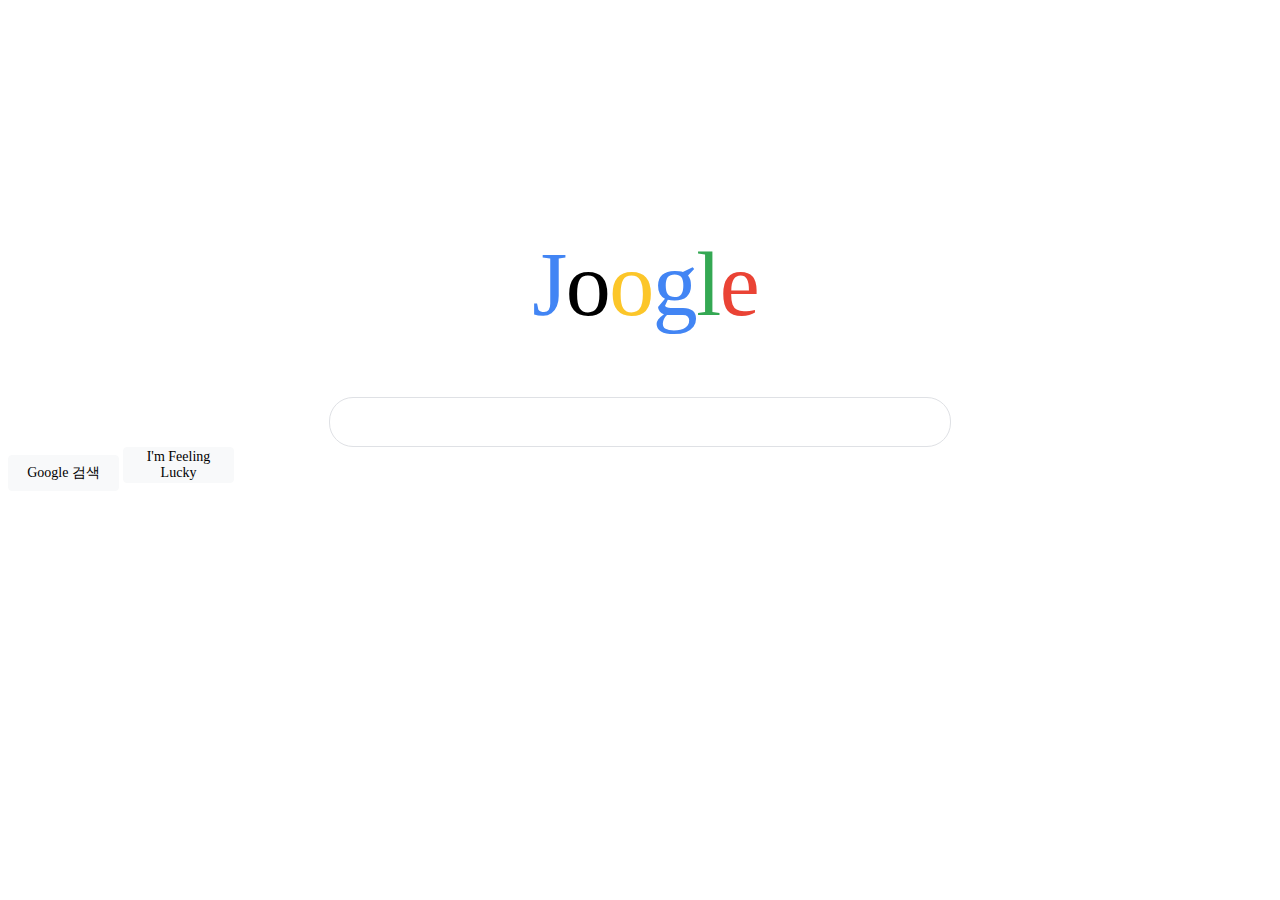
<file: index.html>
<!DOCTYPE html>
<html lang="ko">
<head>
    <meta charset="UTF-8">
    <meta name="viewport" content="width=device-width, initial-scale=1.0">
    <title>조글</title>
    <style>
        h1{text-align: center;
           margin-top: 232px;
           font-family: 'Roboto';
font-style: normal;
font-weight: 400;
font-size: 90px;
line-height: 105px;
text-align: center;
letter-spacing: -12px;
        }

        h1 span:nth-child(1) {
            color:  #4285f4
        };
        h1 span:nth-child(2) {
            color: #ea4335;
        }
        h1 span:nth-child(3) {
            color:  #fcc629;
        }
        h1 span:nth-child(4) {
            color:  #4285f4;
        }
        h1 span:nth-child(5) {
            color:  #34a853;
        }
        h1 span:nth-child(6) {
            color:  #ea4335; 
        }
        input{
            display: block;
            margin: 0 auto;
            width: 616px;
            height: 46px;
            background: #FFFFFF;
            border: 1px solid #dfe1e5;
            border-radius: 24px;
        }

            button{
                width: 111px;
        height: 36px;


        background:#f8f9fa;
        border: 1px solid #f8f9fa;
        border-radius: 4px;
        font-family:'Roboto';
        font-style: normal;
        font-weight: 400;
        font-size: 14px;
        line-height: 16px;
        text-align: center;

        color: black;
            }
    </style>
</head>
<body>
    <h1>
        <span>J</span>
        <span>o</span>
        <span>o</span>
        <span>g</span>
        <span>l</span>
        <span>e</span>
    </h1>
    <input type="text">
    <button>Google 검색</button>
    <button>I'm Feeling Lucky</button>
</body>
</html>
</file>
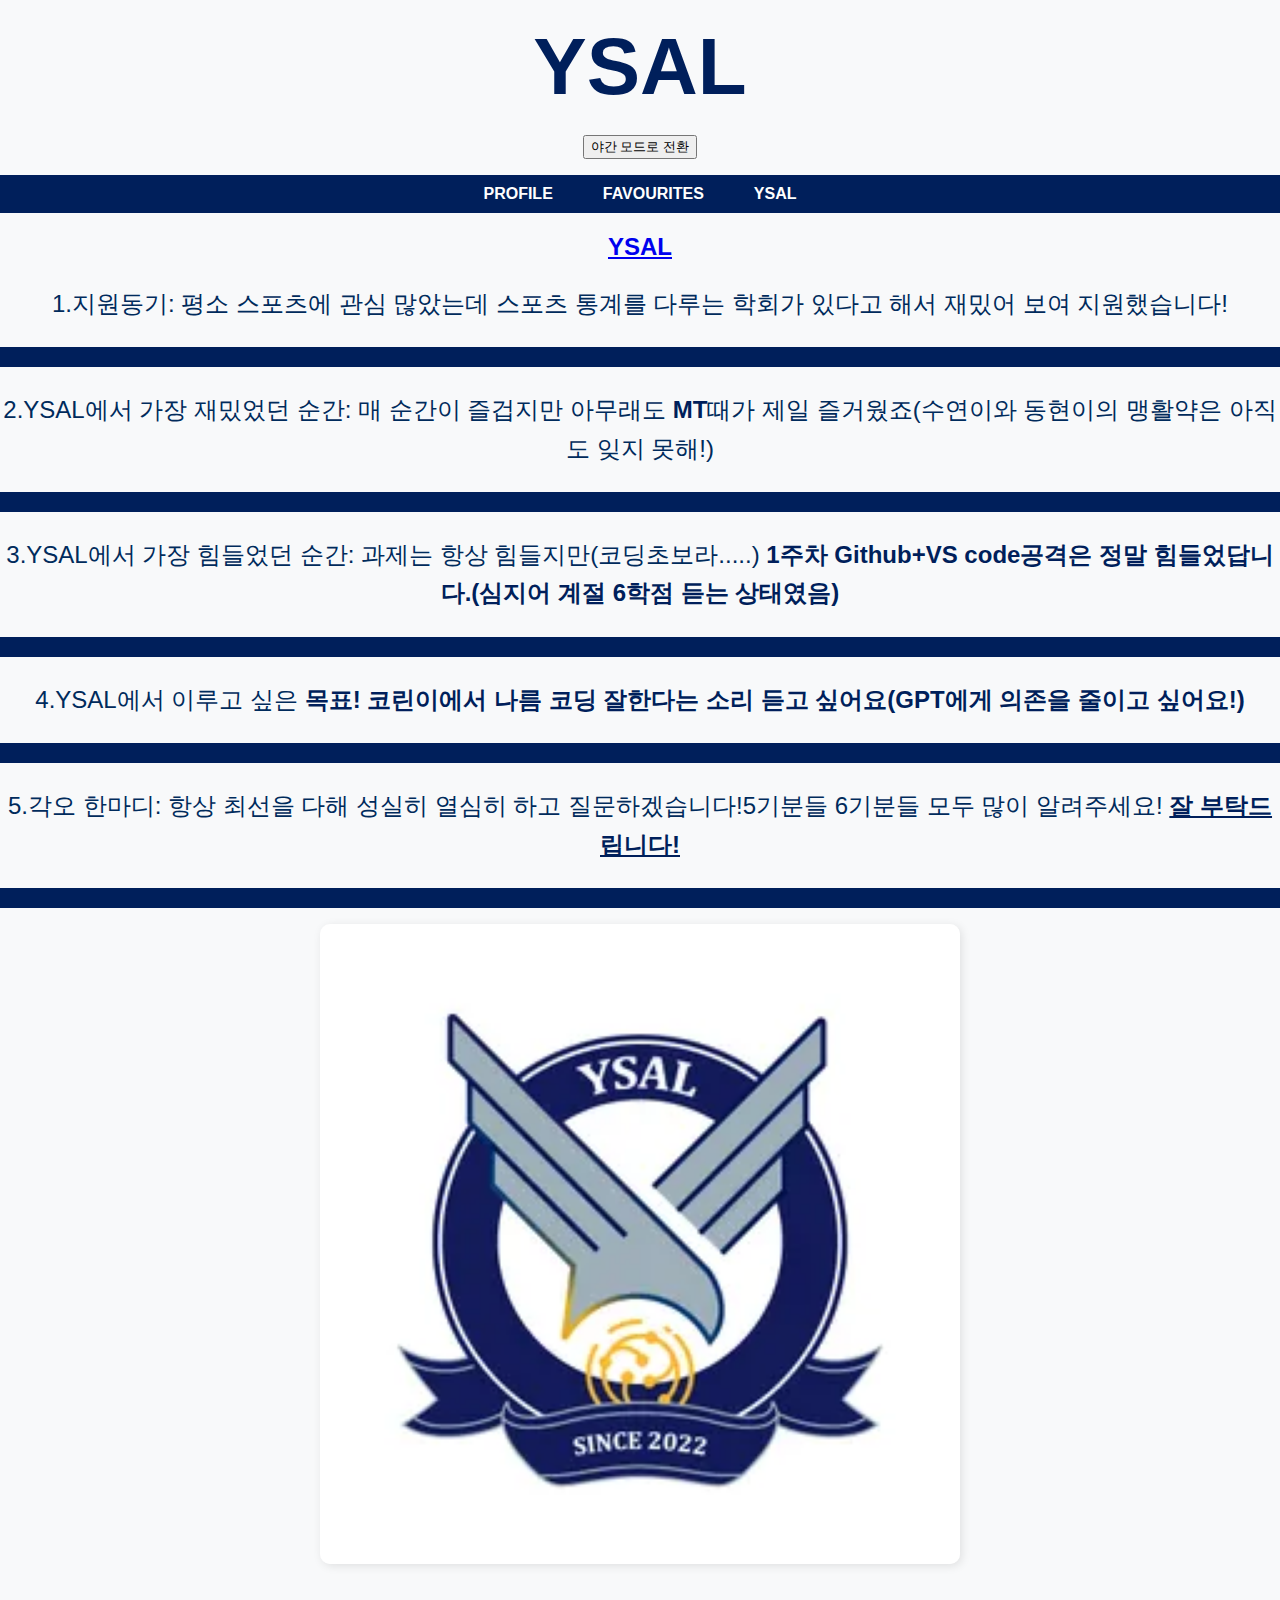
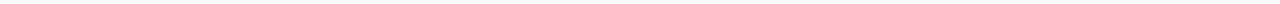
<file: 3.jh.html>
<!doctype html>
<html><head>
  <title>Jinhyuk introduction</title>
  <link rel="stylesheet" href="style.css">
  <meta charset="utf-8">
</head>
<body>
  <script>
    alert("YSAL 화이팅!");
    console.log("Front-End는 어려워요!");
  </script>
  <h1><a href="4.jh.html">YSAL</a></h1>
  <!-- ✅ onclick 사용 -->
  <button id="modeBtn" onclick="toggleMode()">야간 모드로 전환</button>
  <ol>
    <li><a href="1.jh.html">PROFILE</a></li>
    <li><a href="2.jh.html">FAVOURITES</a></li>
    <li><a href="3.jh.html">YSAL</a></li>
  </ol>
  <h2><a href="https://www.instagram.com/ysal_official/" target="_blank">YSAL</a></h2>
  <p></p><p style="font-size: 24px;">1.지원동기: 평소 스포츠에 관심 많았는데 스포츠 통계를 다루는 학회가 있다고 해서 재밌어 보여 지원했습니다!</p><ol></ol>

  <p></p><p style="font-size: 24px;"> 2.YSAL에서 가장 재밌었던 순간: 매 순간이 즐겁지만 아무래도 <strong>MT</strong>때가 제일 즐거웠죠(수연이와 동현이의 맹활약은 아직도 잊지 못해!) </p><ol></ol>

  <p></p><p style="font-size: 24px;">3.YSAL에서 가장 힘들었던 순간: 과제는 항상 힘들지만(코딩초보라.....) <strong>1주차 Github+VS code공격은 정말 힘들었답니다.(심지어 계절 6학점 듣는 상태였음)</strong></p><ol></ol>

  <p></p><p style="font-size: 24px;">4.YSAL에서 이루고 싶은 <strong>목표!</strong> <strong>코린이에서 나름 코딩 잘한다는 소리 듣고 싶어요(GPT에게 의존을 줄이고 싶어요!)</strong></p><ol></ol>

  <p></p><p style="font-size: 24px;">5.각오 한마디: 항상 최선을 다해 성실히 열심히 하고 질문하겠습니다!5기분들 6기분들 모두 많이 알려주세요! <strong><u>잘 부탁드립니다!</u></strong></p><ol></ol>


  <img src="ysal.webp" width="50%">
  <p></p><p style="margin-top:36px;">
  </p>
   <!-- ✅ onclick을 위한 함수 정의 -->
   <script>
    let isNight = false;

    function toggleMode() {
      const body = document.body;
      const btn = document.getElementById("modeBtn");

      if (!isNight) {
        body.style.backgroundColor = "black";
        body.style.color = "white";
        btn.innerText = "주간 모드로 전환";
        isNight = true;
      } else {
        body.style.backgroundColor = "white";
        body.style.color = "black";
        btn.innerText = "야간 모드로 전환";
        isNight = false;
      }
    }
  </script>
</body>
</html>
</file>
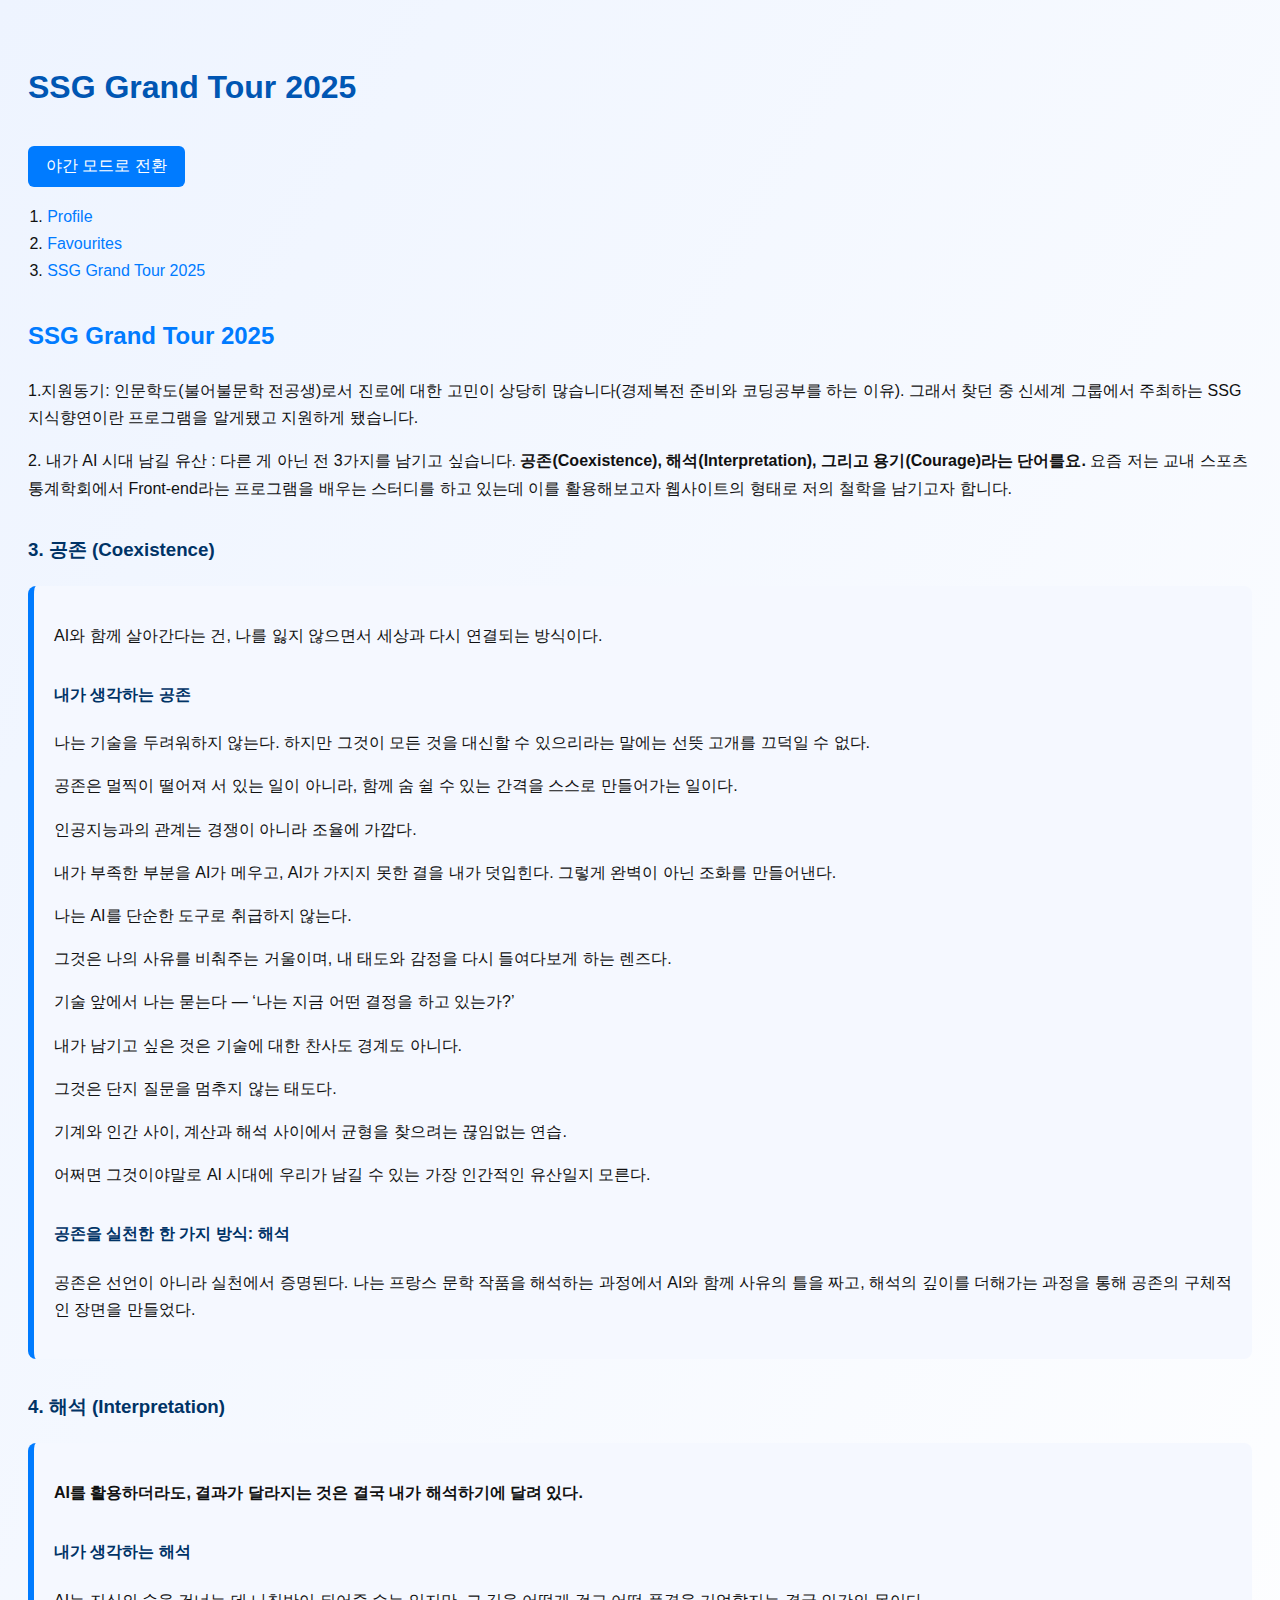
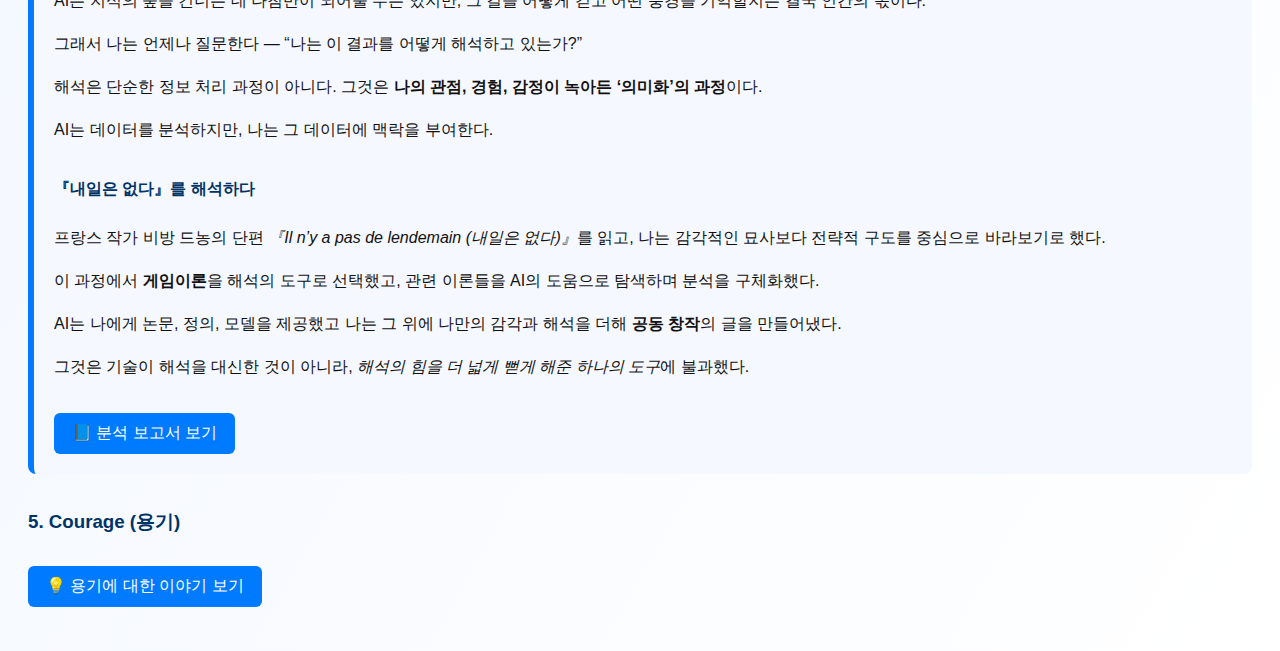
<file: 3.tommy.html>
<!doctype html>
<html lang="ko">
<head>
  <meta charset="utf-8">
  <title>Jinhyuk introduction</title>
  <link rel="stylesheet" href="tommy.css">
  <script>
    function toggleMode() {
      const body = document.body;
      const btn = document.getElementById("modeBtn");
      body.classList.toggle("dark");
      btn.innerText = body.classList.contains("dark") ? "주간 모드로 전환" : "야간 모드로 전환";
    }
  </script>
</head>
<body>
  <script>
    alert("Never,Never give up!");
    console.log("Front-End는 어려워요!");
  </script>

  <h1><a href="4.tommy.html">SSG Grand Tour 2025</a></h1>
  <button id="modeBtn" onclick="toggleMode()">야간 모드로 전환</button>

  <ol>
    <li><a href="1.tommy.html">Profile</a></li>
    <li><a href="2.tommy.html">Favourites</a></li>
    <li><a href="3.tommy.html">SSG Grand Tour 2025</a></li>
  </ol>

  <h2><a href="https://www.ssghero.com/user/Main.do/" target="_blank">SSG Grand Tour 2025</a></h2>

  <p class="info-text">1.지원동기: 인문학도(불어불문학 전공생)로서 진로에 대한 고민이 상당히 많습니다(경제복전 준비와 코딩공부를 하는 이유). 그래서 찾던 중 신세계 그룹에서 주최하는 SSG 지식향연이란 프로그램을 알게됐고 지원하게 됐습니다.</p>

  <p class="info-text">2. 내가 AI 시대 남길 유산 : 다른 게 아닌 전 3가지를 남기고 싶습니다. <strong>공존(Coexistence), 해석(Interpretation), 그리고 용기(Courage)라는 단어를요.</strong> 요즘 저는 교내 스포츠 통계학회에서 Front-end라는 프로그램을 배우는 스터디를 하고 있는데 이를 활용해보고자 웹사이트의 형태로 저의 철학을 남기고자 합니다. </p>

  <h3>3. 공존 (Coexistence)</h3>
  <div class="keyword-block">
    <p>AI와 함께 살아간다는 건, 나를 잃지 않으면서 세상과 다시 연결되는 방식이다.</p>
    <h4>내가 생각하는 공존</h4>
    <p>나는 기술을 두려워하지 않는다. 하지만 그것이 모든 것을 대신할 수 있으리라는 말에는 선뜻 고개를 끄덕일 수 없다.</p>
    <p>공존은 멀찍이 떨어져 서 있는 일이 아니라, 함께 숨 쉴 수 있는 간격을 스스로 만들어가는 일이다.</p>
    <p>인공지능과의 관계는 경쟁이 아니라 조율에 가깝다.</p>
    <p>내가 부족한 부분을 AI가 메우고, AI가 가지지 못한 결을 내가 덧입힌다. 그렇게 완벽이 아닌 조화를 만들어낸다.</p>
    <p>나는 AI를 단순한 도구로 취급하지 않는다.</p>
    <p>그것은 나의 사유를 비춰주는 거울이며, 내 태도와 감정을 다시 들여다보게 하는 렌즈다.</p>
    <p>기술 앞에서 나는 묻는다 — ‘나는 지금 어떤 결정을 하고 있는가?’</p>
    <p>내가 남기고 싶은 것은 기술에 대한 찬사도 경계도 아니다.</p>
    <p>그것은 단지 질문을 멈추지 않는 태도다.</p>
    <p>기계와 인간 사이, 계산과 해석 사이에서 균형을 찾으려는 끊임없는 연습.</p>
    <p>어쩌면 그것이야말로 AI 시대에 우리가 남길 수 있는 가장 인간적인 유산일지 모른다.</p>
    <h4>공존을 실천한 한 가지 방식: 해석</h4>
    <p>공존은 선언이 아니라 실천에서 증명된다. 나는 프랑스 문학 작품을 해석하는 과정에서 AI와 함께 사유의 틀을 짜고, 해석의 깊이를 더해가는 과정을 통해 공존의 구체적인 장면을 만들었다.</p>
  </div>

  <h3>4. 해석 (Interpretation)</h3>
  <div class="keyword-block">
    <p><strong>AI를 활용하더라도, 결과가 달라지는 것은 결국 내가 해석하기에 달려 있다.</strong></p>
    <h4>내가 생각하는 해석</h4>
    <p>AI는 지식의 숲을 건너는 데 나침반이 되어줄 수는 있지만, 그 길을 어떻게 걷고 어떤 풍경을 기억할지는 결국 인간의 몫이다.</p>
    <p>그래서 나는 언제나 질문한다 — “나는 이 결과를 어떻게 해석하고 있는가?”</p>
    <p>해석은 단순한 정보 처리 과정이 아니다. 그것은 <strong>나의 관점, 경험, 감정이 녹아든 ‘의미화’의 과정</strong>이다.</p>
    <p>AI는 데이터를 분석하지만, 나는 그 데이터에 맥락을 부여한다.</p>
    <h4>『내일은 없다』를 해석하다</h4>
    <p>프랑스 작가 비방 드농의 단편 <em>『Il n’y a pas de lendemain (내일은 없다)』</em>를 읽고, 나는 감각적인 묘사보다 전략적 구도를 중심으로 바라보기로 했다.</p>
    <p>이 과정에서 <strong>게임이론</strong>을 해석의 도구로 선택했고, 관련 이론들을 AI의 도움으로 탐색하며 분석을 구체화했다.</p>
    <p>AI는 나에게 논문, 정의, 모델을 제공했고 나는 그 위에 나만의 감각과 해석을 더해 <strong>공동 창작</strong>의 글을 만들어냈다.</p>
    <p>그것은 기술이 해석을 대신한 것이 아니라, <em>해석의 힘을 더 넓게 뻗게 해준 하나의 도구</em>에 불과했다.</p>
    <button onclick="toggleInterpretation()" style="margin-top: 1rem;">📘 분석 보고서 보기</button>
    <div id="interpretationText" style="display: none; margin-top: 1rem; line-height: 1.7;">
      <h5>『No Tomorrow』 분석 보고서 (발췌)</h5>
      <p>『내일은 없다』를 처음 읽었을 때 가장 인상 깊었던 인물은 마담 드 T였다.</p>
      <p>그녀는 감정과 전략이 교차하는 지점에서 관계를 설계하고 유혹을 전개하는 인물로, 단순한 감정 표현을 넘어 전략적 사고를 체화한 모습이었다.</p>
      <p>나는 그녀의 언행에서 게임이론의 전략을 보았다.</p>
      <p>상대의 반응을 예측하고 자신의 선택을 조정하는 연애의 구조 속에서, 마담 드 T는 일관된 메시지를 주지 않고 상대의 해석에 의존하게 함으로써 주도권을 유지했다.</p>
      <p>이 분석은 단순한 문학 감상이 아니라, AI를 통해 수집한 이론 자료와 논문을 바탕으로 게임이론이라는 틀로 인물을 해석해낸 시도였다.</p>
      <p>나는 AI의 정보를 바탕으로 <strong>나만의 해석을 더해</strong> 의미를 만들었다.</p>
      <div style="margin-top: 2rem;">
        <embed src="report_midterm.pdf" width="100%" height="600px" type="application/pdf">
      </div>
    </div>
  </div>

  <h3>5. Courage (용기)</h3>
  <button onclick="toggleCourage()" style="margin-bottom: 1rem;">💡 용기에 대한 이야기 보기</button>
  <div id="courageBlock" style="display: none; line-height: 1.8;">
    <p>AI가 질문에 답할 수는 있지만, 그 답이 내게 맞는 것인지는 <strong>내가 말할 수 있어야 한다</strong>.</p>
    <p>“아니, 그건 아닌 것 같아.”<br> 이 한마디를 할 줄 아는 사람이, AI 시대에 진짜 용기 있는 사람이라고 나는 믿는다.</p>
    <p>용기란, <em>정답보다 질문을 더 소중히 여기는 태도</em>이며,<br> <em>정제된 요약보다 엉성한 나의 목소리를 꺼내는 힘</em>이다.</p>
    <p>나는 작년에 이 미션에 도전했고, 2차까지 갔지만 결국 떨어졌다.<br> 하지만 그때 마음속에 남았던 건 실망이 아니라, <strong>처칠의 그 유명한 말 한 줄</strong>이었다.</p>
    <blockquote>“Never, never, never give up.”</blockquote>
    <p>포기하지 않았기에 지금 나는 다시 여기 있고,<br> 이번엔 <strong>실패를 피하려 하기보다, 한번 즐겨보자고</strong> 생각하고 있다.</p>
    <p>AI를 주체처럼 두려워하기보다, <strong>도구로 활용할 수 있는 거리감과 통제력</strong> — 그것도 결국은 <strong>용기</strong>에서 비롯된다.</p>
    <p><strong>AI가 나를 대신하는 것이 아니라,</strong><br> <strong>AI와 함께 나를 더 드러내는 것.</strong><br> 저는 그런 용기를 남기고 싶습니다.</p>
  </div>

  <script>
    function toggleInterpretation() {
      const block = document.getElementById('interpretationText');
      block.style.display = block.style.display === 'none' ? 'block' : 'none';
    }
    function toggleCourage() {
      const block = document.getElementById("courageBlock");
      block.style.display = block.style.display === "none" ? "block" : "none";
    }
  </script>
</body>
</html>
</file>
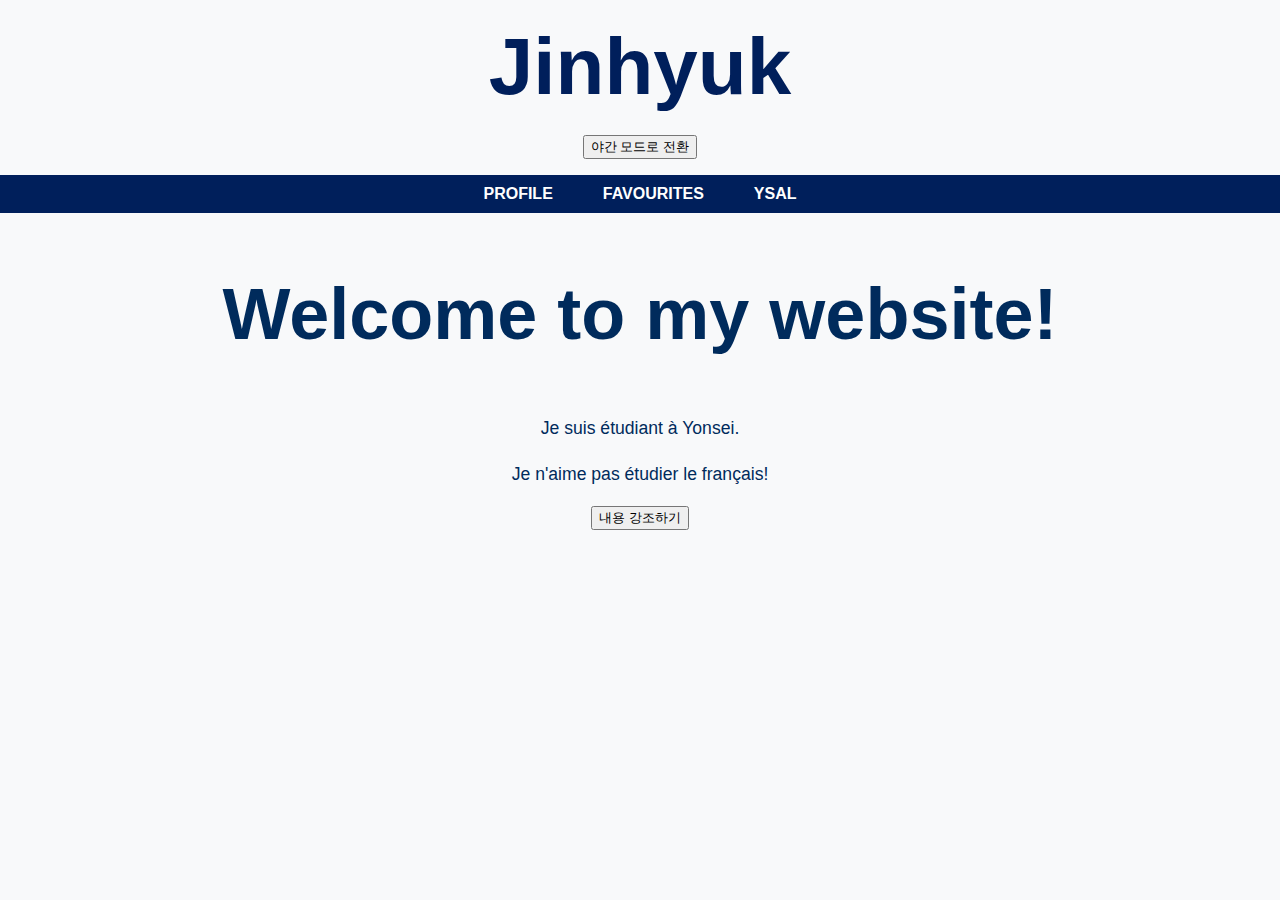
<file: 4.jh.html>
<!DOCTYPE html>
<head>
  <title>Jinhyuk introduction</title>
  <link rel="stylesheet" href="style.css">
  <meta charset="utf-8">
</head>
<body>
  <script>
    alert("Welcome to my Website!");
    console.log("Je m'appelle Thomas");
  </script>
  <h1><a href="4.jh.html">Jinhyuk</a></h1>
  <button id="modeBtn" onclick="toggleMode()">야간 모드로 전환</button>
  <ol>
    <li><a href="1.jh.html">PROFILE</a></li>
    <li><a href="2.jh.html">FAVOURITES</a></li>
    <li><a href="3.jh.html">YSAL</a></li>
  </ol>
  <h2 id="mainTitle" style="font-size: 72px;">Welcome to my website!</h2>

<p class="info-text">Je suis étudiant à Yonsei.</p>
<p class="info-text">Je n'aime pas étudier le français!</p>

<!-- 새로운 버튼 추가 -->
<button onclick="highlightContent()">내용 강조하기</button>
<!-- ✅ onclick을 위한 함수 정의 -->
<script>
  let isNight = false;

  function toggleMode() {
    const body = document.body;
    const btn = document.getElementById("modeBtn");

    if (!isNight) {
      body.style.backgroundColor = "black";
      body.style.color = "white";
      btn.innerText = "주간 모드로 전환";
      isNight = true;
    } else {
      body.style.backgroundColor = "white";
      body.style.color = "navy";  // ✨ 여기!
      btn.innerText = "야간 모드로 전환";
      isNight = false;
    }
  }
  function highlightContent() {
    // getElementById 사용
    const title = document.getElementById("mainTitle");
    title.style.fontSize = "100px";
    title.style.textShadow = "2px 2px gray";

    // getElementsByClassName 사용
    const infos = document.getElementsByClassName("info-text");
    for (let i = 0; i < infos.length; i++) {
      infos[i].style.color = "tomato";
      infos[i].style.fontWeight = "bold";
    }
  }
</script>
</body>
</html>
</file>
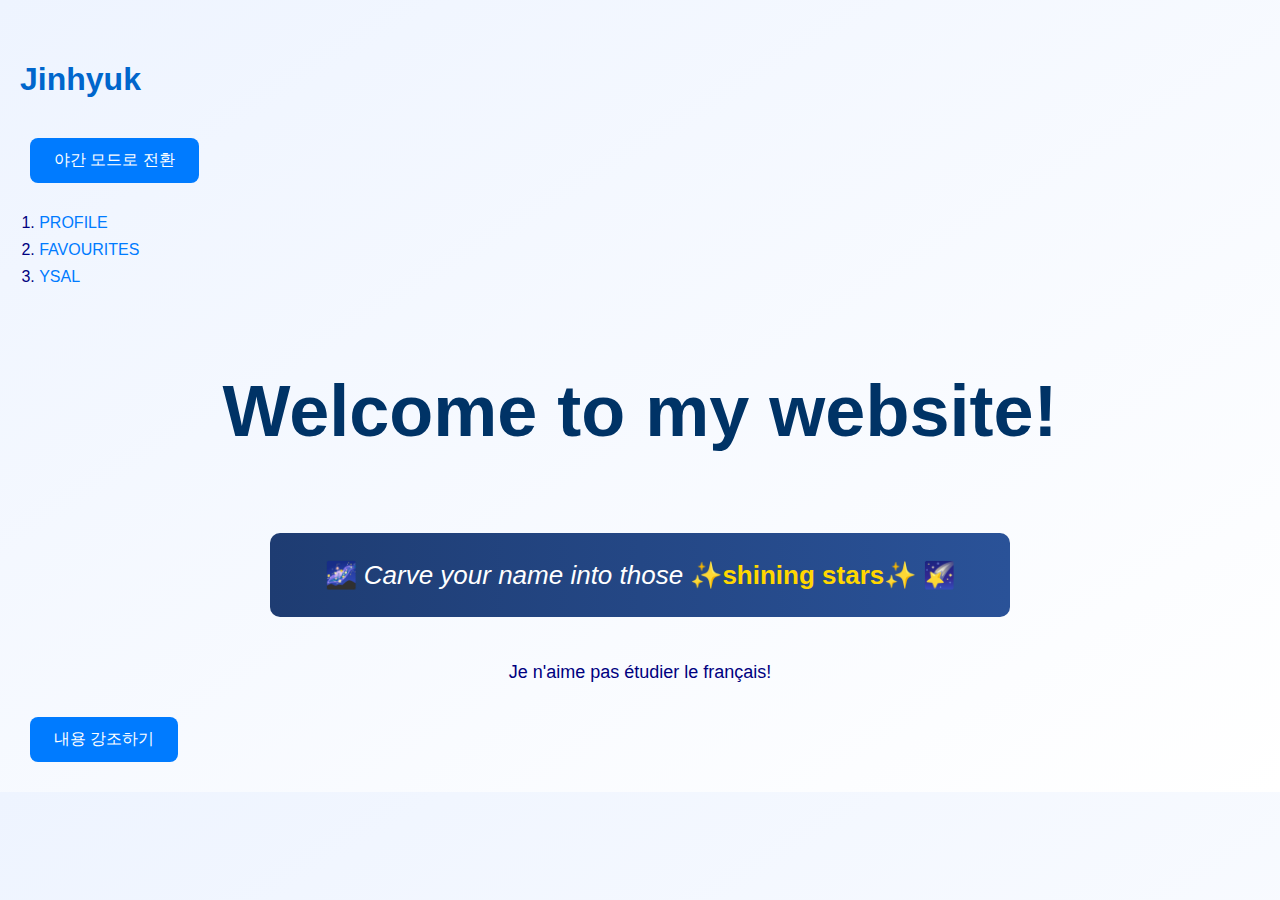
<file: 4.tommy.html>
<!DOCTYPE html>
<html lang="ko">
<head>
  <meta charset="utf-8">
  <title>Jinhyuk introduction</title>
  <link rel="stylesheet" href="tommy.css">
  <style>
    body {
      font-family: 'Segoe UI', sans-serif;
      background-color: white;
      color: navy;
      margin: 0;
      padding: 20px;
      transition: background-color 0.5s, color 0.5s;
    }

    h1 a {
      text-decoration: none;
      color: #0066cc;
    }

    h2#mainTitle {
      font-size: 72px;
      text-align: center;
      margin-top: 60px;
      transition: font-size 0.3s;
    }

    .info-text {
      text-align: center;
      font-size: 18px;
      margin: 20px;
      transition: color 0.3s;
    }

    button {
      background-color: #007bff;
      border: none;
      color: white;
      padding: 12px 24px;
      font-size: 16px;
      border-radius: 8px;
      margin: 10px;
      cursor: pointer;
      transition: background-color 0.3s;
    }

    button:hover {
      background-color: #0056b3;
    }

    .quote {
      font-size: 26px;
      text-align: center;
      margin: 40px auto;
      padding: 20px;
      background: linear-gradient(to right, #1e3c72, #2a5298);
      color: white;
      border-radius: 10px;
      max-width: 700px;
    }

    /* 야간 모드 */
    body.dark {
      background-color: #111;
      color: #ddd;
    }

    body.dark button {
      background-color: #444;
    }

    body.dark .quote {
      background: linear-gradient(to right, #444, #222);
    }

    body.dark a {
      color: #9cbcff;
    }
  </style>
</head>
<body>
  <script>
    alert("Welcome to my Website!");
    console.log("Je m'appelle Thomas");
  </script>

  <h1><a href="4.tommy.html">Jinhyuk</a></h1>

  <button id="modeBtn" onclick="toggleMode()">야간 모드로 전환</button>

  <ol>
    <li><a href="1.tommy.html">PROFILE</a></li>
    <li><a href="2.tommy.html">FAVOURITES</a></li>
    <li><a href="3.tommy.html">YSAL</a></li>
  </ol>

  <h2 id="mainTitle">Welcome to my website!</h2>

  <div class="quote">
    🌌 <em>Carve your name into those</em> <strong style="color: gold;">✨shining stars✨</strong> 🌠
  </div>

  <p class="info-text">Je n'aime pas étudier le français!</p>

  <button onclick="highlightContent()">내용 강조하기</button>

  <script>
    let isNight = false;

    function toggleMode() {
      const body = document.body;
      const btn = document.getElementById("modeBtn");

      body.classList.toggle("dark");
      isNight = !isNight;
      btn.innerText = isNight ? "주간 모드로 전환" : "야간 모드로 전환";
    }

    function highlightContent() {
      const title = document.getElementById("mainTitle");
      title.style.fontSize = "100px";
      title.style.textShadow = "2px 2px gray";

      const infos = document.getElementsByClassName("info-text");
      for (let i = 0; i < infos.length; i++) {
        infos[i].style.color = "tomato";
        infos[i].style.fontWeight = "bold";
      }
    }
  </script>
</body>
</html>
</file>
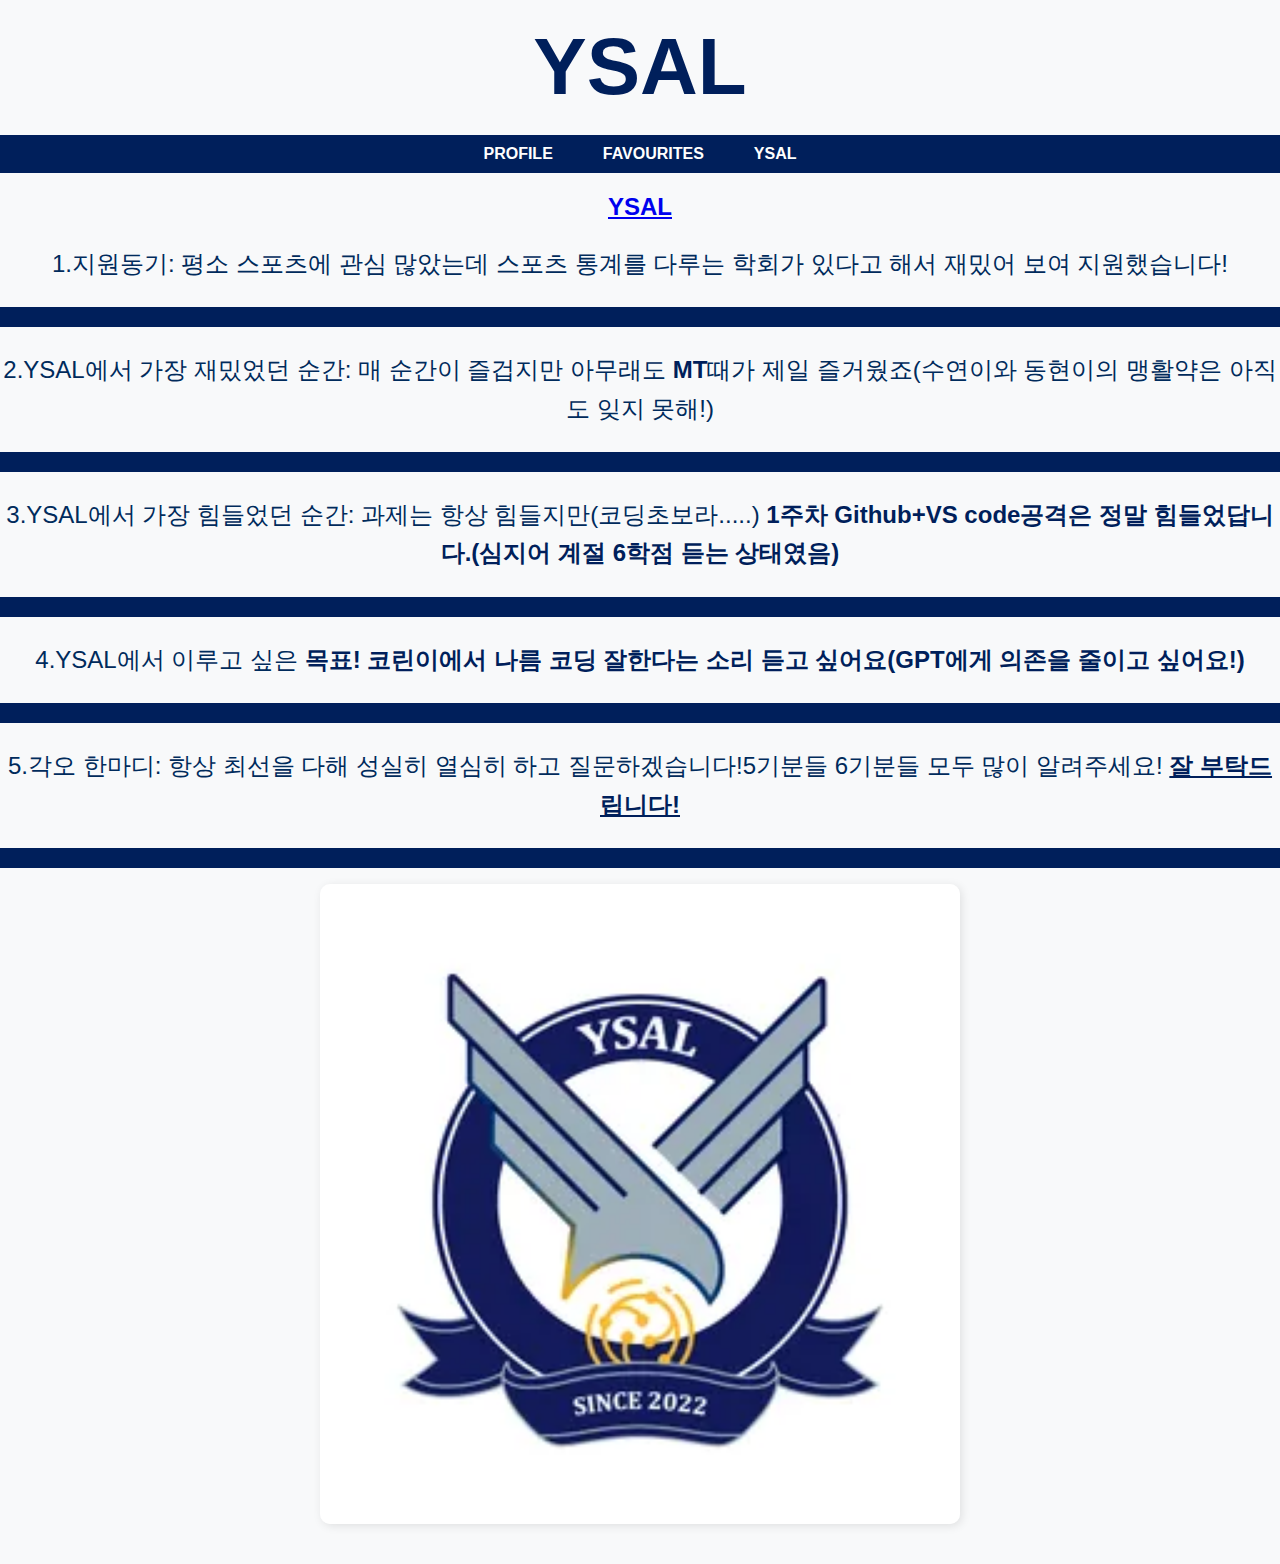
<file: css/3.jh.html>
<!doctype html>
<html>
<head>
  <title>Jinhyuk introduction</title>
  <link rel="stylesheet" href="style.css">
  <meta charset="utf-8">
</head>
<body>
  <h1><a href="4.jh.html">YSAL</a></h1>
  <ol>
    <li><a href="1.jh.html">PROFILE</a></li>
    <li><a href="2.jh.html">FAVOURITES</a></li>
    <li><a href="3.jh.html">YSAL</a></li>
  </ol>
  <h2><a href="https://www.instagram.com/ysal_official/" target="_blank">YSAL</a></h2>
  <p><p style="font-size: 24px;">1.지원동기: 평소 스포츠에 관심 많았는데 스포츠 통계를 다루는 학회가 있다고 해서 재밌어 보여 지원했습니다!<ol></ol>

  <p><p style="font-size: 24px;"> 2.YSAL에서 가장 재밌었던 순간: 매 순간이 즐겁지만 아무래도 <strong>MT</strong>때가 제일 즐거웠죠(수연이와 동현이의 맹활약은 아직도 잊지 못해!) <ol></ol>

  <p><p style="font-size: 24px;">3.YSAL에서 가장 힘들었던 순간: 과제는 항상 힘들지만(코딩초보라.....) <strong>1주차 Github+VS code공격은 정말 힘들었답니다.(심지어 계절 6학점 듣는 상태였음)</strong><ol></ol>

  <p><p style="font-size: 24px;">4.YSAL에서 이루고 싶은 <strong>목표!</strong> <strong>코린이에서 나름 코딩 잘한다는 소리 듣고 싶어요(GPT에게 의존을 줄이고 싶어요!)</strong><ol></ol>

  <p><p style="font-size: 24px;">5.각오 한마디: 항상 최선을 다해 성실히 열심히 하고 질문하겠습니다!5기분들 6기분들 모두 많이 알려주세요! <strong><u>잘 부탁드립니다!</u></strong><ol></ol>


  <img src="ysal.webp" width="50%">
  </p><p style="margin-top:36px;">
  </p>
</body>
</html>
</file>
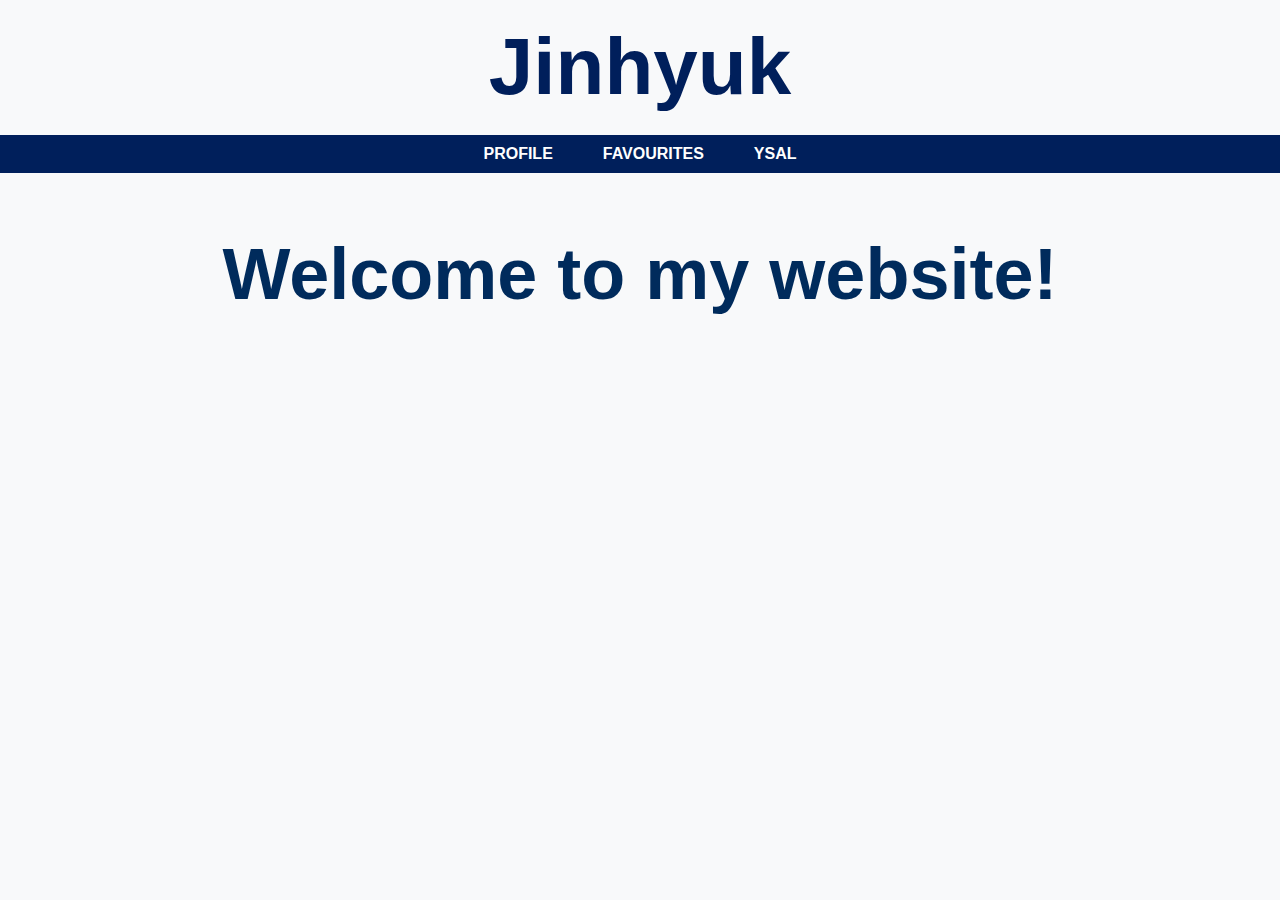
<file: css/4.jh.html>
<!doctype html>
<html>
<head>
  <title>Jinhyuk introduction</title>
  <link rel="stylesheet" href="style.css">
  <meta charset="utf-8">
</head>
<body>
  <h1><a href="4.jh.html">Jinhyuk</a></h1>
  <ol>
    <li><a href="1.jh.html">PROFILE</a></li>
    <li><a href="2.jh.html">FAVOURITES</a></li>
    <li><a href="3.jh.html">YSAL</a></li>
  </ol>
  <h2 style="font-size: 72px;">Welcome to my website!</h2>
<p>
</p>
</body>
</html>
</file>
<file: style.css>
/* 전체 페이지 스타일 */
body {
  font-family: 'Arial', sans-serif;
  background-color: #F8F9FA; /* 연한 회색 배경 */
  color: #002B5C; /* 텍스트 네이비 */
  text-align: center;
  margin: 0;
  padding: 0;
}

/* 제목 스타일 */
h1 a {
  color: #001F5B; /* 남색 */
  text-decoration: none;
  font-size: 2.5em;
  font-weight: bold;
}

h1 a:hover {
  color: #F68B1F; /* 강조색 (강남대성 오렌지) */
}

/* 내비게이션 스타일 */
ol {
  list-style: none;
  padding: 10px;
  background-color: #001F5B; /* 남색 배경 */
  display: flex;
  justify-content: center;
  gap: 20px;
}

ol li {
  display: inline;
}

ol li a {
  color: white;
  font-weight: bold;
  text-decoration: none;
  padding: 10px 15px;
  border-radius: 5px;
  transition: background 0.3s;
}

ol li a:hover {
  background-color: #F68B1F; /* 강남대성 강조색 */
}

/* 프로필 정보 스타일 */
p {
  font-size: 1.1em;
  line-height: 1.6;
}

/* 강조 텍스트 */
strong {
  color: #001F5B;
}

/* 이미지 스타일 */
img {
  border-radius: 10px;
  box-shadow: 2px 2px 10px rgba(0, 0, 0, 0.1);
  max-width: 80%;
}

p img {
  margin-top: 20px;
}
</file>
<file: tommy.css>
/* 공통 스타일 */
body {
  font-family: 'Segoe UI', 'Noto Sans KR', sans-serif;
  background: linear-gradient(to bottom right, #eef4ff, #ffffff);
  color: #111;
  line-height: 1.7;
  padding: 20px;
  transition: background-color 0.4s, color 0.4s;
}

body.dark {
  background: #121212;
  color: #ddd;
}

a {
  color: #007bff;
  text-decoration: none;
}

a:hover {
  text-decoration: underline;
}

h1, h2, h3, h4 {
  margin-top: 2rem;
  color: #003366;
}

h1 a {
  color: #0056b3;
  text-decoration: none;
}

button {
  padding: 10px 18px;
  background-color: #007bff;
  border: none;
  color: white;
  border-radius: 6px;
  font-size: 16px;
  cursor: pointer;
  margin-top: 10px;
  transition: background-color 0.3s ease;
}

button:hover {
  background-color: #0056b3;
}

button.darkmode-toggle {
  position: fixed;
  top: 20px;
  right: 20px;
}

img, video, iframe {
  display: block;
  margin: 24px auto;
  max-width: 90%;
  border-radius: 12px;
}

.quote {
  font-size: 24px;
  text-align: center;
  padding: 20px;
  background: linear-gradient(to right, #1e3c72, #2a5298);
  color: white;
  border-radius: 10px;
  margin: 40px auto;
  max-width: 700px;
}

body.dark .quote {
  background: linear-gradient(to right, #444, #222);
}

.keyword-block {
  background-color: #f5f8ff;
  border-left: 6px solid #007bff;
  padding: 20px;
  margin: 20px 0;
  border-radius: 8px;
}

body.dark .keyword-block {
  background-color: #1a1a1a;
  border-color: #5ca0ff;
}

ol {
  padding-left: 1.2rem;
}

blockquote {
  margin: 1rem 0;
  padding-left: 1rem;
  border-left: 4px solid #ccc;
  color: #666;
  font-style: italic;
}
</file>
<file: css/style.css>
/* 전체 페이지 스타일 */
body {
    font-family: 'Arial', sans-serif;
    background-color: #F8F9FA; /* 연한 회색 배경 */
    color: #002B5C; /* 텍스트 네이비 */
    text-align: center;
    margin: 0;
    padding: 0;
  }
  
  /* 제목 스타일 */
  h1 a {
    color: #001F5B; /* 남색 */
    text-decoration: none;
    font-size: 2.5em;
    font-weight: bold;
  }
  
  h1 a:hover {
    color: #F68B1F; /* 강조색 (강남대성 오렌지) */
  }
  
  /* 내비게이션 스타일 */
  ol {
    list-style: none;
    padding: 10px;
    background-color: #001F5B; /* 남색 배경 */
    display: flex;
    justify-content: center;
    gap: 20px;
  }
  
  ol li {
    display: inline;
  }
  
  ol li a {
    color: white;
    font-weight: bold;
    text-decoration: none;
    padding: 10px 15px;
    border-radius: 5px;
    transition: background 0.3s;
  }
  
  ol li a:hover {
    background-color: #F68B1F; /* 강남대성 강조색 */
  }
  
  /* 프로필 정보 스타일 */
  p {
    font-size: 1.1em;
    line-height: 1.6;
  }
  
  /* 강조 텍스트 */
  strong {
    color: #001F5B;
  }
  
  /* 이미지 스타일 */
  img {
    border-radius: 10px;
    box-shadow: 2px 2px 10px rgba(0, 0, 0, 0.1);
    max-width: 80%;
  }
  
  p img {
    margin-top: 20px;
  }
</file>
